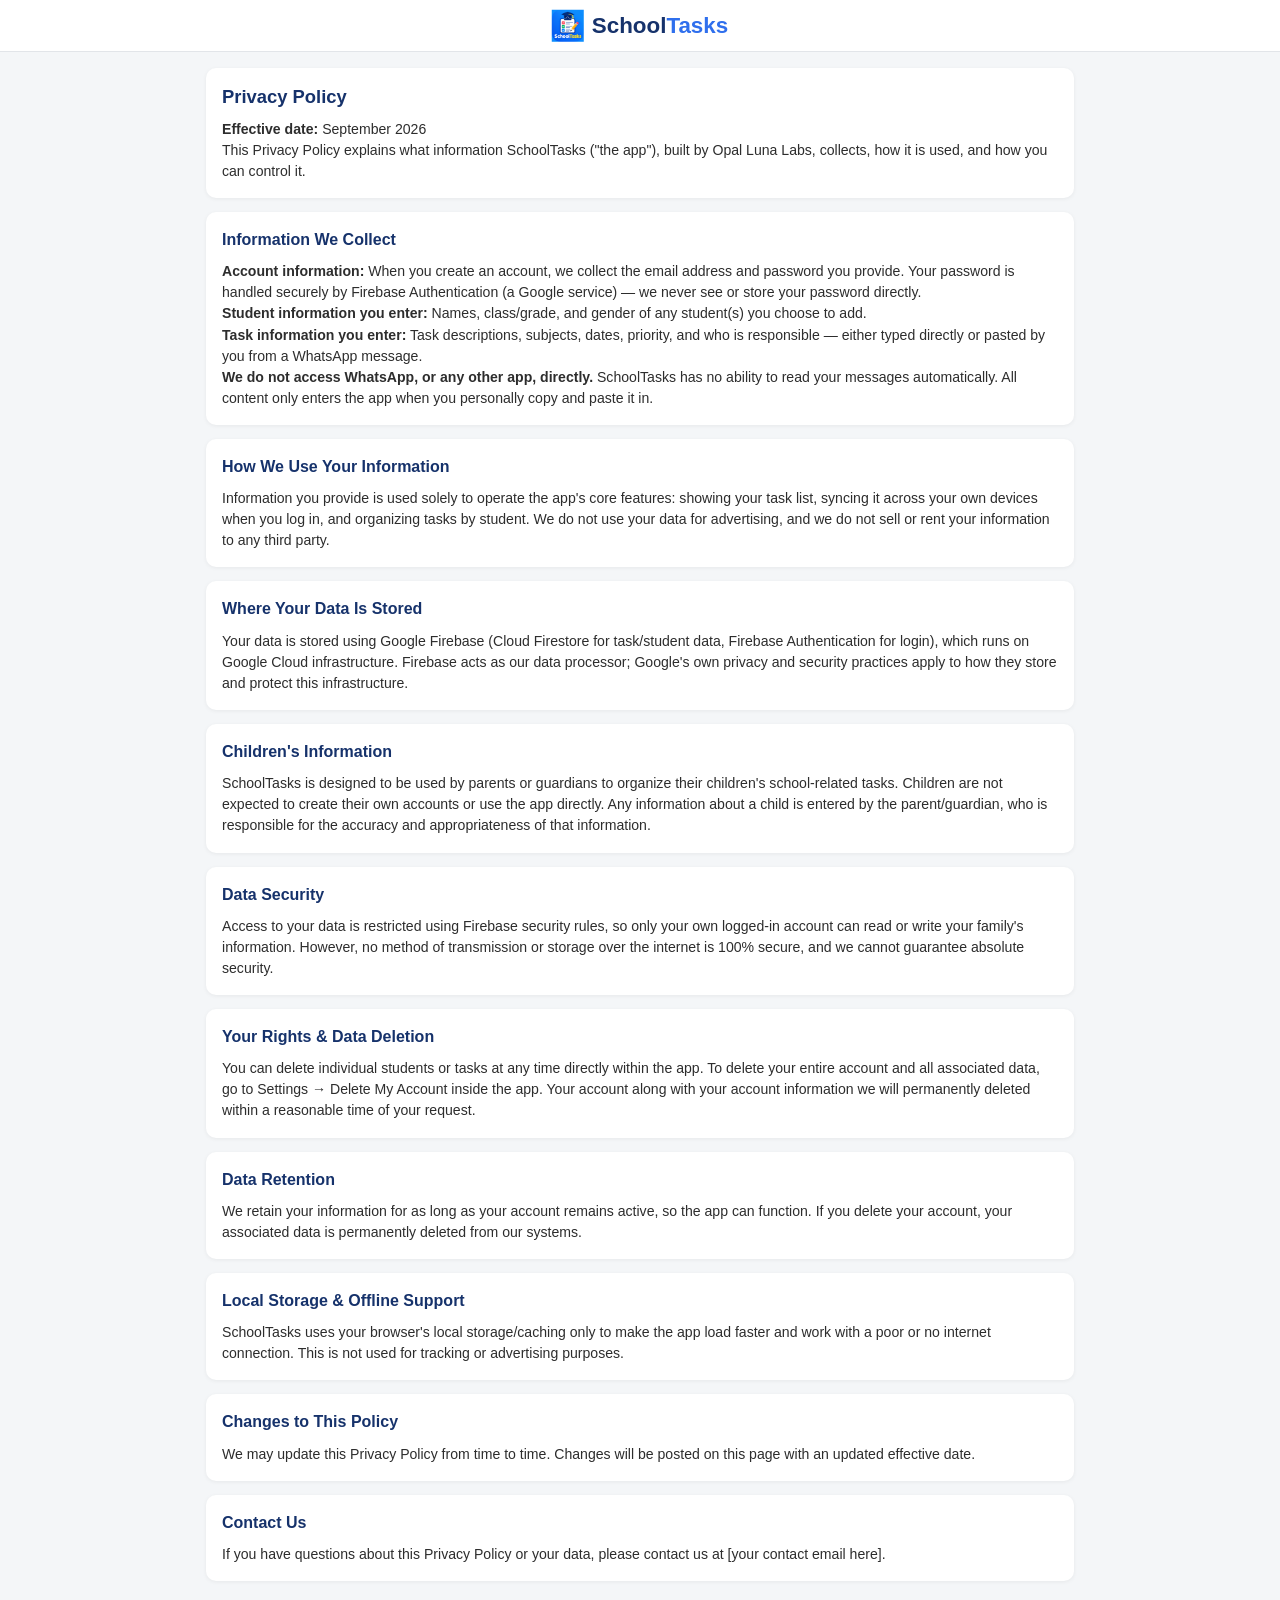
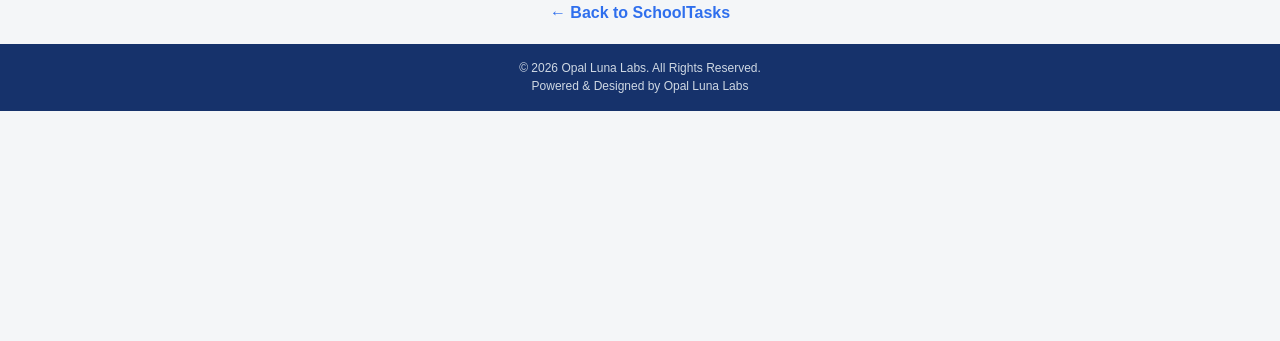
<file: privacy-policy.html>
<!DOCTYPE html>
<html lang="en">
<head>
  <meta charset="UTF-8" />
  <meta name="viewport" content="width=device-width, initial-scale=1.0" />
  <title>Privacy Policy — SchoolTasks</title>
  <link rel="stylesheet" href="style.css" />
</head>
<body>

  <header id="app-header">
    <div id="app-brand">
      <img id="app-logo" src="icon-192.png" alt="SchoolTasks logo" />
      <h1><span class="brand-dark">School</span><span class="brand-blue">Tasks</span></h1>
    </div>
  </header>

  <section id="policy-view">
    <div class="about-block">
      <h2>Privacy Policy</h2>
      <p><strong>Effective date:</strong> September 2026</p>
      <p>
        This Privacy Policy explains what information SchoolTasks ("the app"), built by
        Opal Luna Labs, collects, how it is used, and how you can control it.
      </p>
    </div>

    <div class="about-block">
      <h3>Information We Collect</h3>
      <p><strong>Account information:</strong> When you create an account, we collect the
        email address and password you provide. Your password is handled securely by
        Firebase Authentication (a Google service) — we never see or store your password
        directly.</p>
      <p><strong>Student information you enter:</strong> Names, class/grade, and gender of
        any student(s) you choose to add.</p>
      <p><strong>Task information you enter:</strong> Task descriptions, subjects, dates,
        priority, and who is responsible — either typed directly or pasted by you from a
        WhatsApp message.</p>
      <p><strong>We do not access WhatsApp, or any other app, directly.</strong> SchoolTasks
        has no ability to read your messages automatically. All content only enters the app
        when you personally copy and paste it in.</p>
    </div>

    <div class="about-block">
      <h3>How We Use Your Information</h3>
      <p>
        Information you provide is used solely to operate the app's core features: showing
        your task list, syncing it across your own devices when you log in, and organizing
        tasks by student. We do not use your data for advertising, and we do not sell or
        rent your information to any third party.
      </p>
    </div>

    <div class="about-block">
      <h3>Where Your Data Is Stored</h3>
      <p>
        Your data is stored using Google Firebase (Cloud Firestore for task/student data,
        Firebase Authentication for login), which runs on Google Cloud infrastructure.
        Firebase acts as our data processor; Google's own privacy and security practices
        apply to how they store and protect this infrastructure.
      </p>
    </div>

    <div class="about-block">
      <h3>Children's Information</h3>
      <p>
        SchoolTasks is designed to be used by parents or guardians to organize their
        children's school-related tasks. Children are not expected to create their own
        accounts or use the app directly. Any information about a child is entered by the
        parent/guardian, who is responsible for the accuracy and appropriateness of that
        information.
      </p>
    </div>

    <div class="about-block">
      <h3>Data Security</h3>
      <p>
        Access to your data is restricted using Firebase security rules, so only your own
        logged-in account can read or write your family's information. However, no method
        of transmission or storage over the internet is 100% secure, and we cannot
        guarantee absolute security.
      </p>
    </div>

    <div class="about-block">
      <h3>Your Rights &amp; Data Deletion</h3>
      <p>
        You can delete individual students or tasks at any time directly within the app.
        To delete your entire account and all associated data, go to Settings → Delete My Account 
        inside the app. Your account along with your account information we will permanently deleted 
        within a reasonable time of your request.
      </p>
    </div>

    <div class="about-block">
      <h3>Data Retention</h3>
      <p>
        We retain your information for as long as your account remains active, so the app
        can function. If you delete your account, your associated data is permanently
        deleted from our systems.
      </p>
    </div>

    <div class="about-block">
      <h3>Local Storage &amp; Offline Support</h3>
      <p>
        SchoolTasks uses your browser's local storage/caching only to make the app load
        faster and work with a poor or no internet connection. This is not used for
        tracking or advertising purposes.
      </p>
    </div>

    <div class="about-block">
      <h3>Changes to This Policy</h3>
      <p>
        We may update this Privacy Policy from time to time. Changes will be posted on
        this page with an updated effective date.
      </p>
    </div>

    <div class="about-block">
      <h3>Contact Us</h3>
      <p>
        If you have questions about this Privacy Policy or your data, please contact us at
        [your contact email here].
      </p>
    </div>

    <p class="policy-back-link"><a href="index.html">← Back to SchoolTasks</a></p>
  </section>

  <footer id="app-footer">
    <p>© 2026 Opal Luna Labs. All Rights Reserved.<br />
    Powered &amp; Designed by Opal Luna Labs</p>
  </footer>

</body>
</html>
</file>
<file: style.css>
/* =========================================================
   COLOR VARIABLES
   ========================================================= */
:root {
  --brand-navy: #16326b;
  --brand-blue: #2f6fed;
  --color-primary: #1f2d3d;
  --color-primary-dark: #16212e;
  --color-accent: #27ae60;
  --color-accent-dark: #1e8449;
  --color-bg: #f4f6f8;
  --color-card: #ffffff;
  --color-text: #2d2d2d;
  --color-text-muted: #6b7280;
  --color-border: #e2e5e9;

  --color-urgent-bg: #fdecea;
  --color-urgent-dot: #e74c3c;
  --color-normal-bg: #fff8cc;
  --color-normal-dot: #e6a817;
  --color-low-bg: #e6f0fb;
  --color-low-dot: #3498db;
  --color-completed-bg: #e4f7e9;
  --color-completed-dot: #27ae60;
}

* { margin: 0; padding: 0; box-sizing: border-box; }
html, body { max-width: 100%; overflow-x: hidden; }

body {
  font-family: -apple-system, "Segoe UI", Roboto, Arial, sans-serif;
  background-color: var(--color-bg);
  color: var(--color-text);
  line-height: 1.45;
  padding-bottom: 230px; /* room for floating buttons + bottom nav */
}

/* ===== Top App Bar ===== */
#app-header {
  display: block;
  position: sticky;
  top: 0;
  z-index: 60;
  background-color: #ffffff;
  padding: 14px 16px;
  border-bottom: 1px solid var(--color-border);
  min-height: 52px;
}

#app-brand {
  display: flex;
  align-items: center;
  justify-content: center;
  gap: 8px;
  position: absolute;
  left: 50%;
  top: 50%;
  transform: translate(-50%, -50%);
}

#app-logo { font-size: 1.6rem; }
#app-brand h1 { font-size: 1.4rem; font-weight: 800; }
.brand-dark { color: var(--brand-navy); }
.brand-blue { color: var(--brand-blue); }

.header-icon-btn {
  background: none;
  border: none;
  font-size: 1.3rem;
  cursor: pointer;
  position: absolute;
  right: 16px;
  top: 50%;
  transform: translateY(-50%);
}

/* ===== Student Switcher ===== */
#student-switcher {
  position: relative;
  max-width: 900px;
  margin: 12px auto 0 auto;
  padding: 0 12px;
}

#student-switcher-btn {
  display: flex;
  align-items: center;
  gap: 8px;
  background: none;
  border: none;
  cursor: pointer;
  font-size: 1.05rem;
  font-weight: 600;
  color: var(--color-primary);
}

#student-avatar {
  font-size: 1.6rem;
  background-color: #eef1f4;
  border-radius: 50%;
  width: 38px;
  height: 38px;
  display: flex;
  align-items: center;
  justify-content: center;
}

.dropdown-caret { font-size: 0.9rem; color: var(--color-text-muted); }

#student-dropdown-list {
  position: absolute;
  top: 100%;
  left: 12px;
  margin-top: 6px;
  background-color: #ffffff;
  border: 1px solid var(--color-border);
  border-radius: 10px;
  box-shadow: 0 4px 12px rgba(0,0,0,0.12);
  z-index: 70;
  min-width: 220px;
  overflow: hidden;
}

.student-dropdown-item {
  padding: 10px 14px;
  font-size: 0.9rem;
  cursor: pointer;
}

.student-dropdown-item:hover { background-color: #f4f6f8; }
.student-dropdown-item.active { background-color: #eaf1ff; font-weight: 600; }

/* ===== Stat Cards ===== */
#stat-cards {
  display: grid;
  grid-template-columns: 1fr 1fr;
  gap: 8px;
  max-width: 900px;
  margin: 10px auto;
  padding: 0 12px;
}

.stat-card {
  background-color: #ffffff;
  border-radius: 10px;
  padding: 6px 6px;
  text-align: center;
  display: flex;
  flex-direction: column;
  align-items: center;
  justify-content: center;
  gap: 1px;
  box-shadow: 0 1px 4px rgba(0,0,0,0.06);
}

.stat-top {
  display: flex;
  align-items: center;
  justify-content: center;
  gap: 6px;
}

.stat-icon { font-size: 0.95rem; }
.stat-number { font-size: 1.15rem; font-weight: 800; }
.stat-label { font-size: 0.66rem; color: var(--color-text-muted); font-weight: 600; margin-top: 0; }

.stat-icon { font-size: 1.2rem; }
.stat-number { font-size: 1.6rem; font-weight: 800; }
.stat-label { font-size: 0.72rem; color: var(--color-text-muted); font-weight: 600; }

.stat-danger { background-color: var(--color-urgent-bg); }
.stat-danger .stat-number { color: var(--color-urgent-dot); }
.stat-warning { background-color: var(--color-normal-bg); }
.stat-warning .stat-number { color: #b8860b; }
.stat-success { background-color: var(--color-completed-bg); }
.stat-success .stat-number { color: var(--color-accent-dark); }

/* ===== Filter Pills ===== */
#filter-bar {
  display: flex;
  flex-direction: column;
  gap: 8px;
  max-width: 900px;
  margin: 0 auto 12px auto;
  padding: 0 12px;
}

.filter-row {
  display: flex;
  justify-content: center;
  align-items: center;
  gap: 8px;
  flex-wrap: nowrap;
}

.filter-pill {
  padding: 8px 14px;
  border-radius: 20px;
  border: 1px solid var(--color-border);
  background-color: #ffffff;
  color: var(--color-primary);
  font-size: 0.82rem;
  font-weight: 600;
  cursor: pointer;
}

.filter-pill:hover { background-color: #eef1f4; }
.filter-pill.active {
  background-color: var(--brand-navy);
  border-color: var(--brand-navy);
  color: #ffffff;
}

/* ===== Task Table ===== */
#task-table-wrapper {
  max-width: 900px;
  margin: 0 auto;
  padding: 0 12px;
}

.task-row {
  display: flex;
  flex-direction: column;
  gap: 4px;
  padding: 12px 14px;
  margin-bottom: 10px;
  border-radius: 10px;
  background-color: var(--color-card);
  box-shadow: 0 1px 4px rgba(0,0,0,0.08);
}

.row-line { overflow-wrap: break-word; line-height: 1.3; }

.row-top { display: flex; align-items: center; gap: 8px; }
.row-top .priority-ball {
  margin: 0;
  flex-shrink: 0;
}

.subject-name {
  font-weight: 700;
  font-size: 0.95rem;
  color: var(--color-primary);
}

.task-text {
  font-weight: 600;
  font-size: 0.92rem;
  color: var(--color-text);
}

.dates-line {
  display: flex;
  flex-wrap: wrap;
  align-items: center;
  justify-content: space-between;
  gap: 8px;
  font-size: 0.78rem;
  color: var(--color-text-muted);
}

.dates-text { flex: 1 1 auto; }

.days-badge {
  flex-shrink: 0;
  padding: 4px 10px;
  border-radius: 14px;
  font-weight: 700;
  font-size: 0.74rem;
  white-space: nowrap;
  background-color: #ffffff;
}

.days-badge-urgent    { color: var(--color-urgent-dot); border: 1px solid var(--color-urgent-dot); }
.days-badge-normal    { color: #b8860b; border: 1px solid var(--color-normal-dot); }
.days-badge-low       { color: var(--color-low-dot); border: 1px solid var(--color-low-dot); }
.days-badge-completed { color: var(--color-accent-dark); border: 1px solid var(--color-accent-dark); }

.meta-line {
  font-size: 0.78rem;
  color: var(--color-text-muted);
}

.actions-line {
  display: flex;
  align-items: center;
  justify-content: space-between;
  gap: 10px;
  margin-top: 2px;
  padding-top: 8px;
  border-top: 1px solid rgba(0,0,0,0.06);
}

.done-check-wrap {
  display: flex;
  align-items: center;
  gap: 6px;
  font-size: 0.82rem;
  font-weight: 600;
  color: var(--color-text);
  cursor: pointer;
}

.row-urgent    { background-color: var(--color-urgent-bg); }
.row-normal    { background-color: var(--color-normal-bg); }
.row-low       { background-color: var(--color-low-bg); }
.row-completed { background-color: var(--color-completed-bg); }

.empty-message {
  text-align: center;
  color: var(--color-text-muted);
  padding: 20px;
  font-size: 0.9rem;
}

/* ===== Column: Subject ===== */
.priority-ball {
  width: 13px;
  height: 13px;
  border-radius: 50%;
  margin: 7px auto 0 auto;
}

.ball-red       { background-color: var(--color-urgent-dot); }
.ball-orange    { background-color: var(--color-normal-dot); }
.ball-blue      { background-color: var(--color-low-dot); }
.ball-completed { background-color: var(--color-accent-dark); }

.done-checkbox { width: 18px; height: 18px; cursor: pointer; }
.action-icon { cursor: pointer; }
.action-icon:hover { transform: scale(1.15); }

/* ===== About Us View ===== */
#about-view {
  max-width: 900px;
  margin: 20px auto;
  padding: 0 16px;
  background-color: var(--color-card);
}
#about-view h2 { color: var(--color-primary); margin-bottom: 10px; }

/* ===== Footer ===== */
#app-footer {
  text-align: center;
  padding: 16px;
  background-color: var(--brand-navy);
  color: #cfd8e3;
  font-size: 0.75rem;
  margin-top: 20px;
}

/* ===== Floating Buttons ===== */
.fab-button {
  position: fixed;
  right: 20px;
  width: 52px;
  height: 52px;
  border-radius: 50%;
  color: #ffffff;
  font-size: 1.5rem;
  border: none;
  box-shadow: 0 3px 8px rgba(0,0,0,0.3);
  cursor: pointer;
  display: flex;
  align-items: center;
  justify-content: center;
  z-index: 90;
}

.fab-secondary { bottom: 140px; background-color: #2980b9; }
.fab-secondary:hover { background-color: #21618c; }

.add-task-pill {
  position: fixed;
  right: 20px;
  bottom: 78px;
  padding: 12px 20px;
  border-radius: 30px;
  background-color: var(--brand-blue);
  color: #ffffff;
  font-size: 0.95rem;
  font-weight: 700;
  border: none;
  box-shadow: 0 3px 8px rgba(0,0,0,0.3);
  cursor: pointer;
  z-index: 90;
}
.add-task-pill:hover { background-color: #1e5fd8; }

/* ===== Bottom Navigation ===== */
#bottom-nav {
  position: fixed;
  bottom: 0;
  left: 0;
  width: 100%;
  display: flex;
  background-color: #ffffff;
  border-top: 1px solid var(--color-border);
  z-index: 95;
}

.nav-btn {
  flex: 1;
  background: none;
  border: none;
  padding: 8px 4px 10px 4px;
  display: flex;
  flex-direction: column;
  align-items: center;
  gap: 2px;
  font-size: 0.68rem;
  font-weight: 600;
  color: var(--color-text-muted);
  cursor: pointer;
}

.nav-icon { font-size: 1.2rem; }
.nav-btn.active { color: var(--brand-blue); }

/* ===== Modals (Settings / Add Student / Paste Message / Add Task) ===== */
.modal-overlay {
  position: fixed;
  top: 0; left: 0; width: 100%; height: 100%;
  background-color: rgba(0,0,0,0.5);
  display: flex;
  align-items: center;
  justify-content: center;
  z-index: 200;
  padding: 16px;
}
.modal-overlay[hidden] { display: none; }

.modal-content {
  background-color: var(--color-card);
  border-radius: 12px;
  padding: 22px;
  width: 100%;
  max-width: 420px;
  max-height: 90vh;
  overflow-y: auto;
  position: relative;
  box-shadow: 0 8px 24px rgba(0,0,0,0.25);
}

.modal-close {
  position: absolute;
  top: 10px;
  right: 14px;
  background: none;
  border: none;
  font-size: 1.5rem;
  cursor: pointer;
  color: var(--color-text-muted);
}
.modal-close:hover { color: var(--color-text); }

.modal-content h2 { margin-bottom: 14px; color: var(--color-primary); font-size: 1.15rem; }
.modal-hint { font-size: 0.82rem; color: var(--color-text-muted); margin-bottom: 10px; }

#add-task-form, #add-student-form {
  display: flex;
  flex-direction: column;
  gap: 10px;
}

#add-task-form label, #add-student-form label {
  font-size: 0.8rem;
  font-weight: 600;
  color: #444;
}

#add-task-form input, #add-task-form select,
#add-student-form input, #add-student-form select,
#paste-message-text {
  padding: 9px 10px;
  font-size: 0.9rem;
  border: 1px solid var(--color-border);
  border-radius: 6px;
  width: 100%;
  background-color: #fff;
  font-family: inherit;
}

#add-task-form input:focus, #add-task-form select:focus,
#add-student-form input:focus, #add-student-form select:focus,
#paste-message-text:focus {
  outline: none;
  border-color: var(--brand-navy);
}

#add-task-form button[type="submit"],
#add-student-form button[type="submit"],
#parse-message-btn {
  margin-top: 8px;
  padding: 11px;
  background-color: var(--brand-navy);
  color: #ffffff;
  border: none;
  border-radius: 6px;
  font-size: 0.9rem;
  font-weight: 600;
  cursor: pointer;
}
#add-task-form button[type="submit"]:hover,
#add-student-form button[type="submit"]:hover,
#parse-message-btn:hover { background-color: var(--color-primary-dark); }

.toggle-row {
  display: flex;
  align-items: center;
  justify-content: space-between;
  gap: 12px;
  font-size: 0.85rem;
  padding: 8px 0;
}
.toggle-row small { color: var(--color-text-muted); }
.toggle-row input[type="checkbox"] { width: 20px; height: 20px; flex-shrink: 0; }
/* =========================================================
   ABOUT US CONTENT
   ========================================================= */
#about-view {
  padding-top: 20px;
}

.about-block {
  background-color: var(--color-card);
  border-radius: 10px;
  padding: 16px;
  margin-bottom: 14px;
  box-shadow: 0 1px 4px rgba(0,0,0,0.06);
}

.about-block h2 {
  color: var(--brand-navy);
  margin-bottom: 8px;
  font-size: 1.15rem;
}

.about-block h3 {
  color: var(--brand-navy);
  margin-bottom: 10px;
  font-size: 1rem;
}

.about-block p {
  font-size: 0.88rem;
  color: var(--color-text);
  line-height: 1.5;
}

.about-note {
  font-size: 0.78rem;
  color: var(--color-text-muted);
  margin-top: 6px;
}

/* Product cross-sell cards */
.product-card {
  display: flex;
  align-items: flex-start;
  gap: 10px;
  padding: 10px 0;
  border-bottom: 1px solid var(--color-border);
}

.product-card:last-of-type {
  border-bottom: none;
}

.product-icon {
  font-size: 1.6rem;
}

.product-name {
  font-weight: 700;
  font-size: 0.92rem;
  color: var(--color-primary);
  display: flex;
  align-items: center;
  gap: 6px;
  flex-wrap: wrap;
}

.badge-soon {
  font-size: 0.65rem;
  font-weight: 700;
  background-color: #eef1f4;
  color: var(--color-text-muted);
  padding: 2px 8px;
  border-radius: 10px;
}

.product-desc {
  font-size: 0.82rem;
  color: var(--color-text-muted);
  margin-top: 2px;
}

/* Contact links */
.link-list {
  display: flex;
  flex-direction: column;
  gap: 10px;
}

.about-link {
  display: block;
  padding: 10px 14px;
  background-color: #eaf1ff;
  color: var(--brand-navy);
  border-radius: 8px;
  font-size: 0.88rem;
  font-weight: 600;
  text-decoration: none;
}

.about-link:hover {
  background-color: #dbe7ff;
}
/* ===== Completed Tasks Section (collapsible) ===== */
#completed-section {
  max-width: 900px;
  margin: 4px auto 0 auto;
  padding: 0 12px;
}

.completed-toggle-btn {
  width: 100%;
  display: flex;
  justify-content: space-between;
  align-items: center;
  padding: 12px 16px;
  background-color: #ffffff;
  border: 1px solid var(--color-border);
  border-radius: 10px;
  font-size: 0.88rem;
  font-weight: 600;
  color: var(--brand-navy);
  cursor: pointer;
}

.completed-toggle-btn:hover {
  background-color: #eef1f4;
}

#completed-table-body {
  margin-top: 10px;
}
/* ===== Settings OK button ===== */
.settings-ok-btn {
  margin-top: 14px;
  width: 100%;
  padding: 11px;
  background-color: var(--color-accent);
  color: #ffffff;
  border: none;
  border-radius: 6px;
  font-size: 0.92rem;
  font-weight: 700;
  cursor: pointer;
}

.settings-ok-btn:hover {
  background-color: var(--color-accent-dark);
}

/* ===== Custom "25" Calendar Icon (replaces 📅 emoji) ===== */
.calendar-icon {
  position: relative;
  display: inline-flex;
  align-items: flex-end;
  justify-content: center;
  width: 24px;
  height: 22px;
  background-color: #ffffff;
  border: 2px solid #e6a817;
  border-radius: 4px;
  margin-bottom: 2px;
}

.calendar-icon-top {
  position: absolute;
  top: -5px;
  left: 3px;
  right: 3px;
  height: 5px;
  background-color: #e6a817;
  border-radius: 2px;
}

.calendar-icon-num {
  font-size: 0.62rem;
  font-weight: 800;
  color: #b8860b;
  line-height: 1;
  padding-bottom: 2px;
}
#scroll-hint {
  text-align: center;
  font-size: 0.78rem;
  color: var(--color-text-muted);
  max-width: 900px;
  margin: 0 auto 10px auto;
  padding: 0 12px;
}
/* Make overdue/due-today badges visually distinct */
.days-badge-urgent {
  font-weight: 800;
}
.stat-overdue { background-color: #fde3e0; }
.stat-overdue .stat-number { color: #c0392b; }

/* ===== Disclaimer block styling ===== */
.disclaimer-block {
  border: 1px solid #f0c674;
  background-color: #fffaf0;
}

.disclaimer-block h3 {
  color: #a15c00;
}

.disclaimer-block p {
  font-size: 0.82rem;
  color: #5c4a1e;
  margin-bottom: 8px;
}

.disclaimer-block p:last-child {
  margin-bottom: 0;
}
/* =========================================================
   LOGIN SCREEN
   ========================================================= */
#login-screen {
  min-height: 100vh;
  display: flex;
  align-items: center;
  justify-content: center;
  background-color: var(--color-bg);
  padding: 20px;
}

#login-screen[hidden] {
  display: none;
}

.login-box {
  background-color: #ffffff;
  border-radius: 14px;
  padding: 30px 24px;
  width: 100%;
  max-width: 380px;
  box-shadow: 0 4px 16px rgba(0,0,0,0.1);
  text-align: center;
}

.login-logo { font-size: 2.2rem; margin-bottom: 6px; }
.login-title { font-size: 1.5rem; font-weight: 800; margin-bottom: 4px; }
.login-subtitle { font-size: 0.85rem; color: var(--color-text-muted); margin-bottom: 18px; }

#login-form {
  display: flex;
  flex-direction: column;
  gap: 10px;
  text-align: left;
}

#login-form label { font-size: 0.8rem; font-weight: 600; color: #444; }

#login-form input {
  padding: 10px;
  font-size: 0.92rem;
  border: 1px solid var(--color-border);
  border-radius: 6px;
  width: 100%;
}

#login-form input:focus { outline: none; border-color: var(--brand-navy); }

.login-error {
  color: #c0392b;
  font-size: 0.8rem;
  background-color: #fdecea;
  padding: 8px 10px;
  border-radius: 6px;
}

#login-submit-btn {
  margin-top: 4px;
  padding: 12px;
  background-color: var(--brand-navy);
  color: #ffffff;
  border: none;
  border-radius: 6px;
  font-size: 0.92rem;
  font-weight: 700;
  cursor: pointer;
}

#login-submit-btn:hover { background-color: var(--color-primary-dark); }

.login-toggle-link {
  margin-top: 16px;
  background: none;
  border: none;
  color: var(--brand-blue);
  font-size: 0.82rem;
  font-weight: 600;
  cursor: pointer;
  text-decoration: underline;
}

/* ===== Logout button in Settings ===== */
.logout-btn {
  margin-top: 10px;
  width: 100%;
  padding: 11px;
  background-color: #fdecea;
  color: #c0392b;
  border: 1px solid #f5b7b1;
  border-radius: 6px;
  font-size: 0.9rem;
  font-weight: 700;
  cursor: pointer;
}

.logout-btn:hover { background-color: #fadbd8; }
/* ===== Logo images (replacing 📚 emoji) ===== */
.login-logo {
  width: 56px;
  height: 56px;
  margin: 0 auto 6px auto;
  display: block;
}

#app-logo {
  width: 32px;
  height: 32px;
  display: block;
}
/* ===== Manage Students list ===== */
#manage-students-list {
  display: flex;
  flex-direction: column;
  gap: 8px;
  margin-bottom: 14px;
}

.manage-student-row {
  display: flex;
  align-items: center;
  gap: 10px;
  padding: 10px 12px;
  background-color: #f4f6f8;
  border-radius: 8px;
}

.manage-student-avatar { font-size: 1.3rem; }

.manage-student-name {
  flex: 1;
  font-size: 0.88rem;
  font-weight: 600;
  color: var(--color-primary);
}

.manage-student-icon {
  cursor: pointer;
  font-size: 1rem;
}
.manage-student-icon:hover { transform: scale(1.15); }

.add-new-student-btn {
  width: 100%;
  padding: 13px;
  background-color: #eaf1ff;
  color: var(--brand-navy);
  border: 2px solid var(--brand-blue);
  border-radius: 10px;
  font-size: 0.92rem;
  font-weight: 700;
  cursor: pointer;
  display: flex;
  align-items: center;
  justify-content: center;
  gap: 8px;
  transition: background-color 0.15s ease, transform 0.1s ease;
}

.add-new-student-btn:hover {
  background-color: #dbe7ff;
  transform: translateY(-1px);
}

.add-new-student-icon {
  font-size: 1.15rem;
  font-weight: 800;
}
/* ===== Success Toast Notification ===== */
.toast {
  position: fixed;
  top: -60px;
  left: 50%;
  transform: translateX(-50%);
  background-color: #1e8449;
  color: #ffffff;
  padding: 12px 20px;
  border-radius: 10px;
  font-size: 0.88rem;
  font-weight: 600;
  box-shadow: 0 4px 14px rgba(0,0,0,0.25);
  z-index: 300;
  display: flex;
  align-items: center;
  gap: 8px;
  transition: top 0.3s ease;
  max-width: 90%;
  text-align: center;
}

.toast[hidden] { display: none; }

.toast.toast-show {
  top: 16px;
}

.toast-tick { font-size: 1rem; }
/* ===== Privacy Policy page ===== */
#policy-view {
  max-width: 900px;
  margin: 16px auto;
  padding: 0 16px;
}

.policy-back-link {
  text-align: center;
  margin: 20px 0;
}

.policy-back-link a {
  color: var(--brand-blue);
  font-weight: 600;
  text-decoration: none;
}
/* ===== Delete Account ===== */
.danger-zone {
  margin-top: 16px;
  padding-top: 14px;
  border-top: 1px solid var(--color-border);
}

.delete-account-btn {
  width: 100%;
  padding: 10px;
  background-color: #ffffff;
  color: #c0392b;
  border: 1px solid #f5b7b1;
  border-radius: 6px;
  font-size: 0.85rem;
  font-weight: 600;
  cursor: pointer;
}
.delete-account-btn:hover { background-color: #fdecea; }

.delete-warning {
  font-size: 0.85rem;
  color: #a94442;
  background-color: #fdecea;
  padding: 10px 12px;
  border-radius: 8px;
  margin-bottom: 14px;
  line-height: 1.4;
}

#delete-account-form label {
  font-size: 0.8rem;
  font-weight: 600;
  color: #444;
  display: block;
  margin-bottom: 6px;
}

#delete-account-form input {
  padding: 10px;
  font-size: 0.9rem;
  border: 1px solid var(--color-border);
  border-radius: 6px;
  width: 100%;
  margin-bottom: 10px;
}

.delete-account-btn-row {
  display: flex;
  gap: 10px;
  margin-top: 6px;
}

.cancel-delete-btn {
  flex: 1;
  padding: 11px;
  background-color: #f4f6f8;
  color: var(--color-text);
  border: 1px solid var(--color-border);
  border-radius: 6px;
  font-size: 0.85rem;
  font-weight: 600;
  cursor: pointer;
}
.cancel-delete-btn:hover { background-color: #e8ebee; }

.confirm-delete-btn {
  flex: 1.4;
  padding: 11px;
  background-color: #c0392b;
  color: #ffffff;
  border: none;
  border-radius: 6px;
  font-size: 0.85rem;
  font-weight: 700;
  cursor: pointer;
}
.confirm-delete-btn:hover { background-color: #a5281b; }
.confirm-delete-btn:disabled { opacity: 0.6; cursor: not-allowed; }
.inline-link {
  color: var(--brand-blue);
  font-weight: 600;
}

/* Custom Native Modal */
.custom-modal-backdrop {
  position: fixed;
  inset: 0;
  background: rgba(0, 0, 0, 0.5);
  display: flex;
  align-items: center;
  justify-content: center;
  z-index: 10000;
  padding: 16px;
}
.custom-modal-backdrop[hidden] {
  display: none !important;
}
.custom-modal-box {
  background: #ffffff;
  border-radius: 14px;
  max-width: 320px;
  width: 100%;
  padding: 20px;
  box-shadow: 0 10px 25px rgba(0, 0, 0, 0.25);
  text-align: left;
}
.custom-modal-title {
  margin: 0 0 8px 0;
  font-size: 1.15rem;
  font-weight: 600;
  color: #1a1a1a;
}
.custom-modal-text {
  margin: 0 0 20px 0;
  font-size: 0.92rem;
  color: #4b5563;
  line-height: 1.45;
}
.custom-modal-actions {
  display: flex;
  justify-content: flex-end;
  gap: 10px;
}
.modal-btn {
  padding: 8px 16px;
  font-size: 0.9rem;
  font-weight: 500;
  border-radius: 8px;
  cursor: pointer;
  border: none;
}
.modal-cancel-btn {
  background: #e5e7eb;
  color: #374151;
}
.modal-delete-btn {
  background: #dc2626;
  color: #ffffff;
}
</file>
